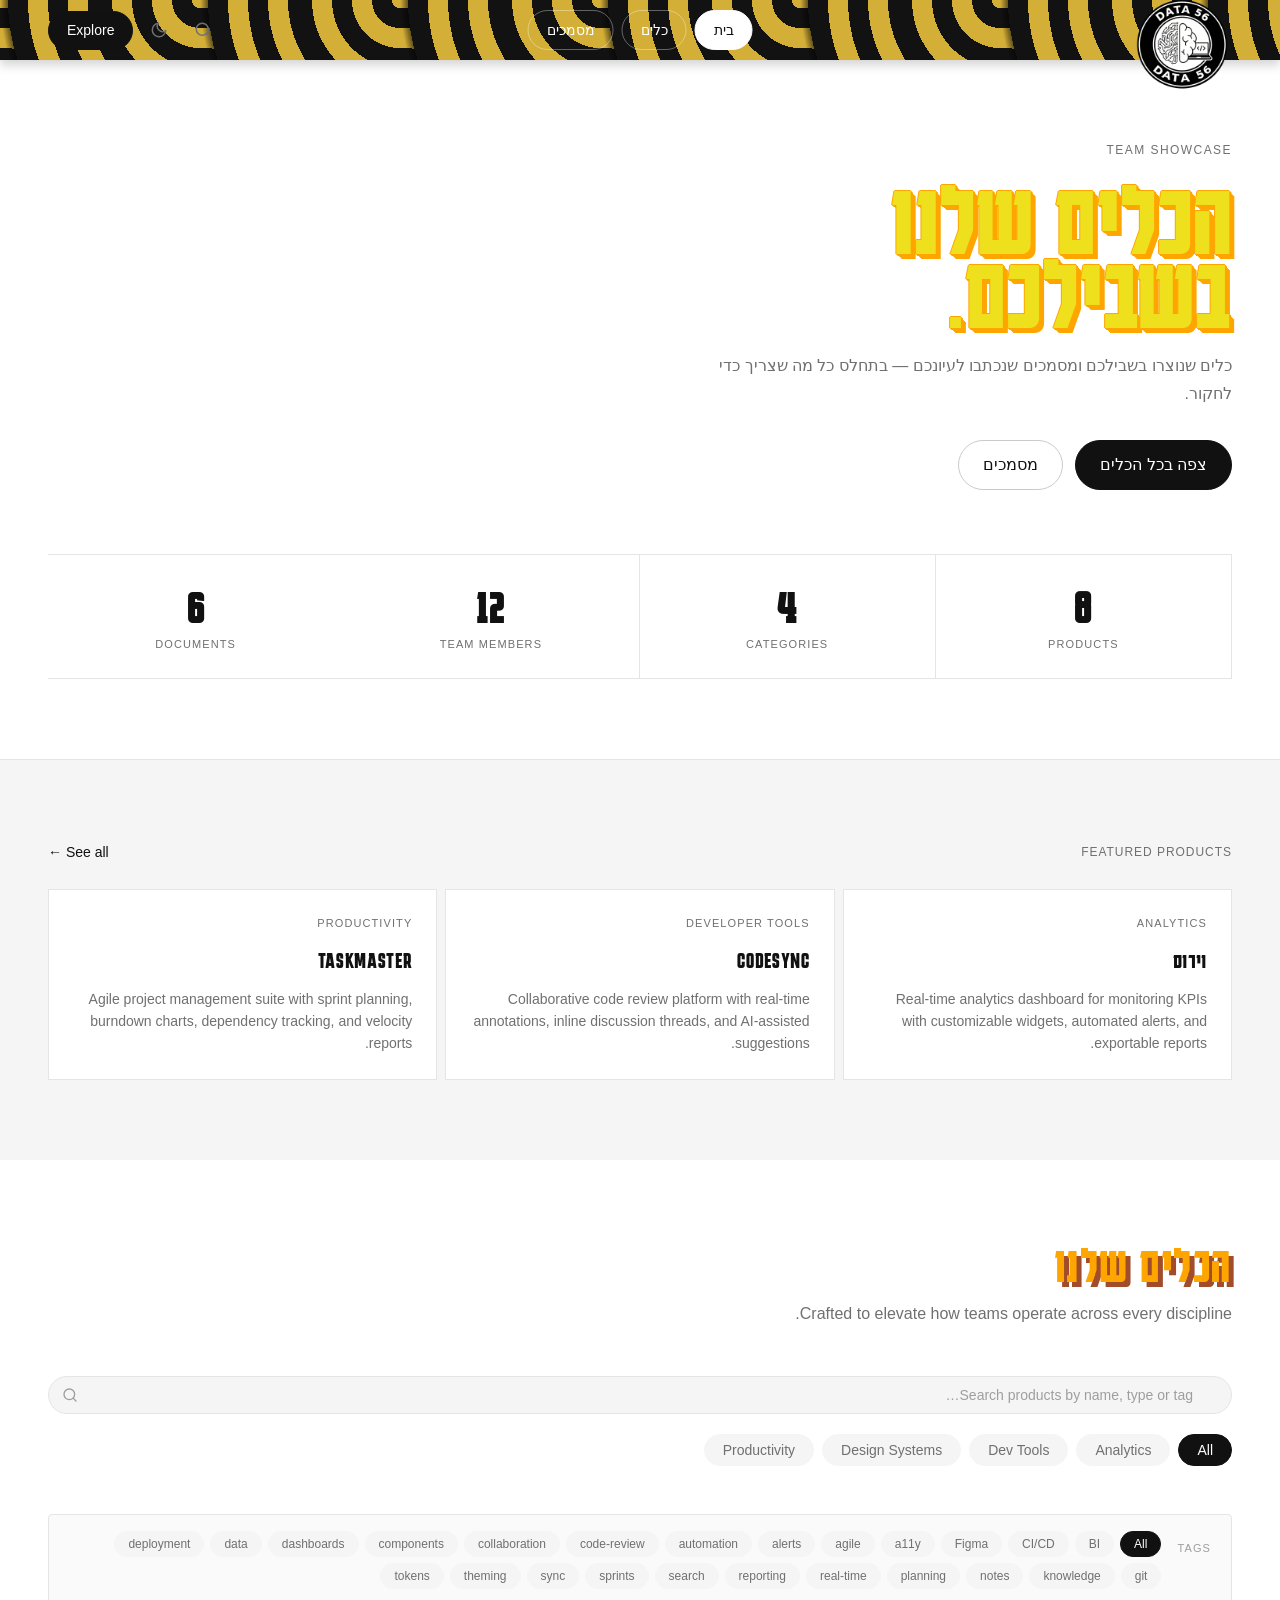
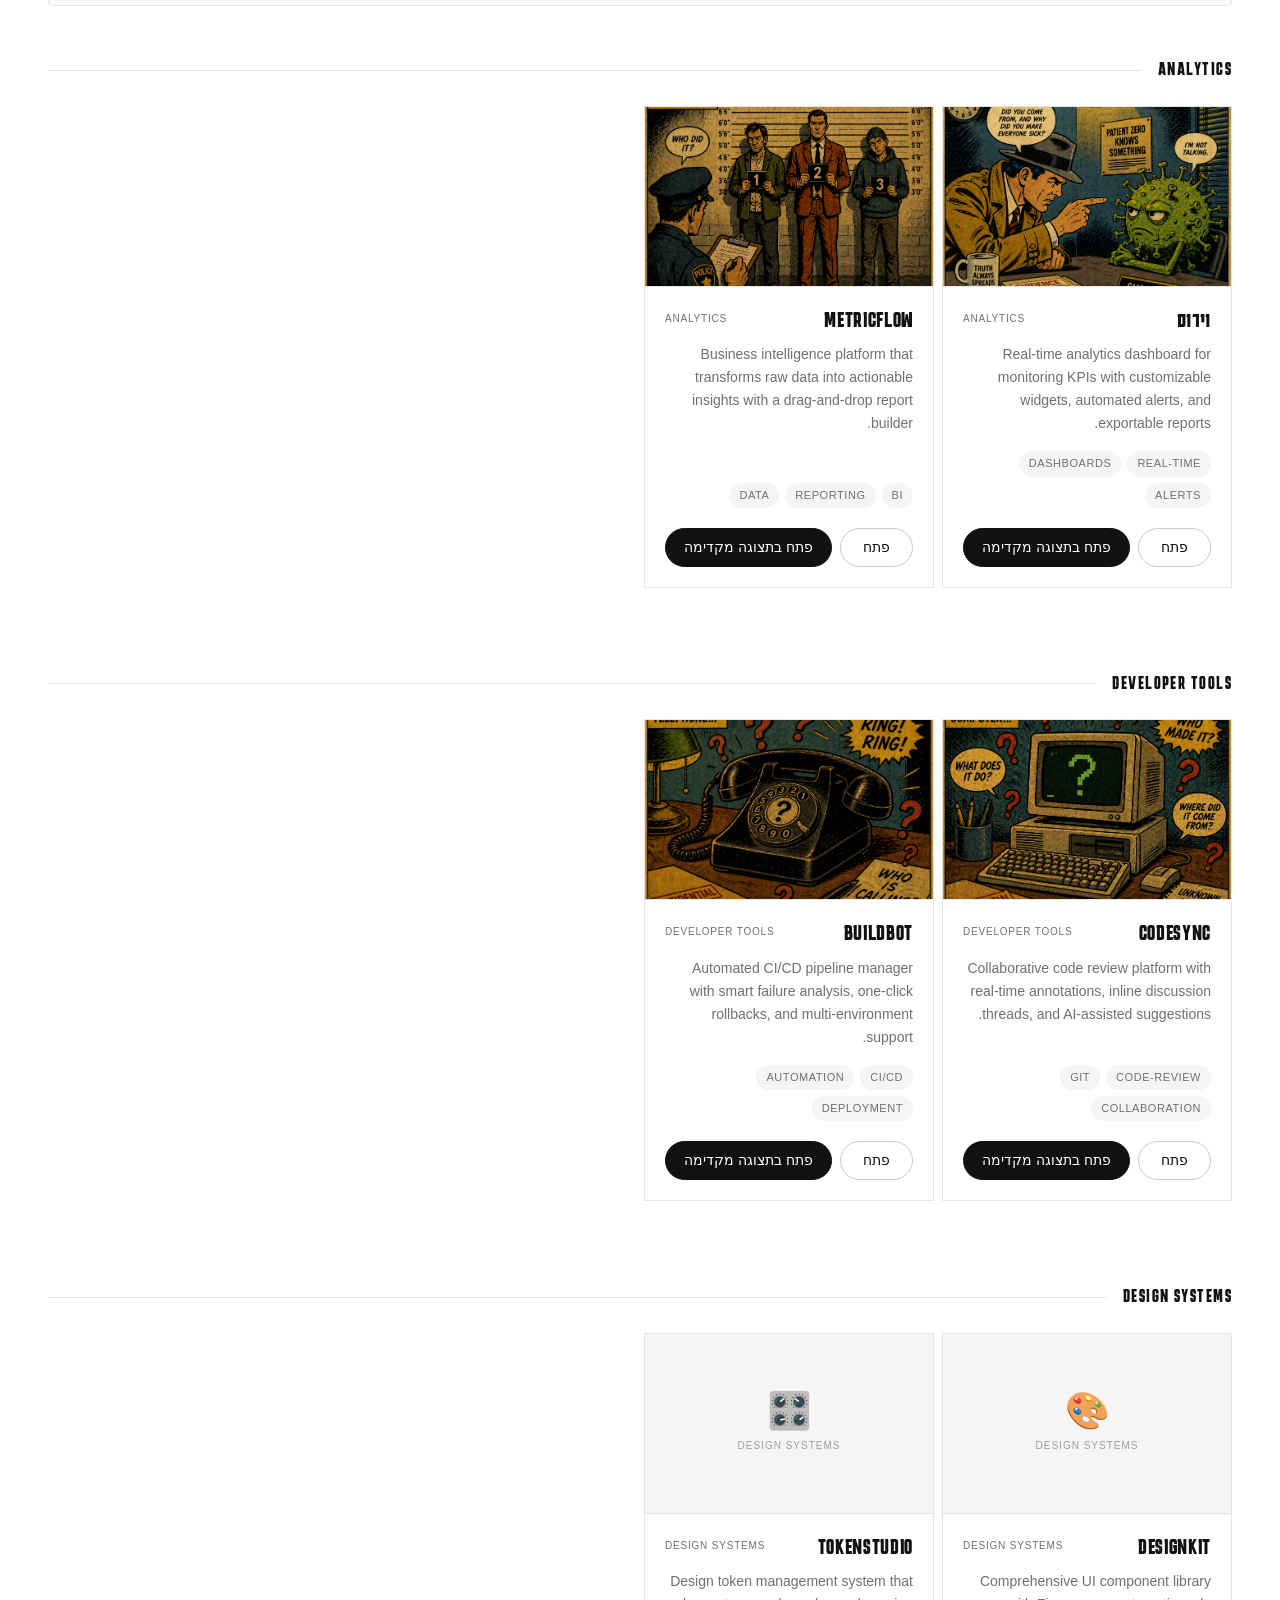
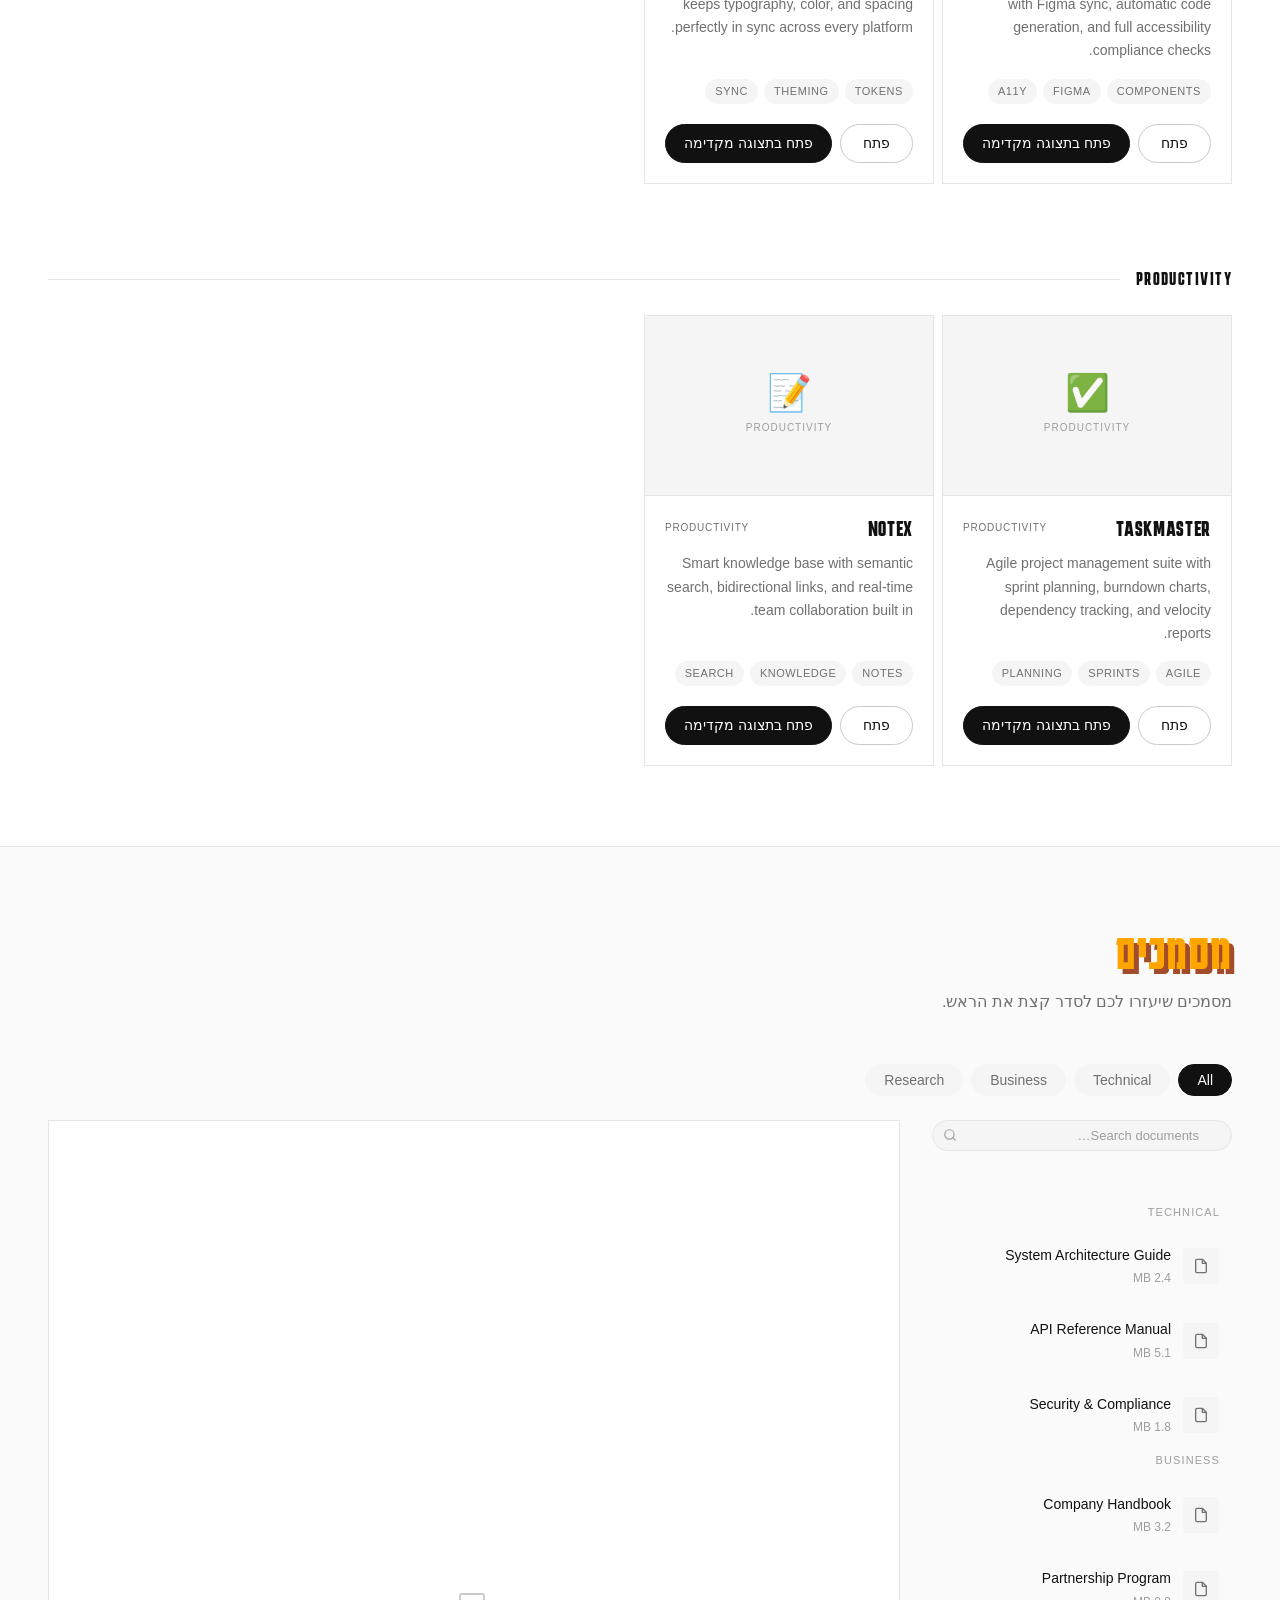
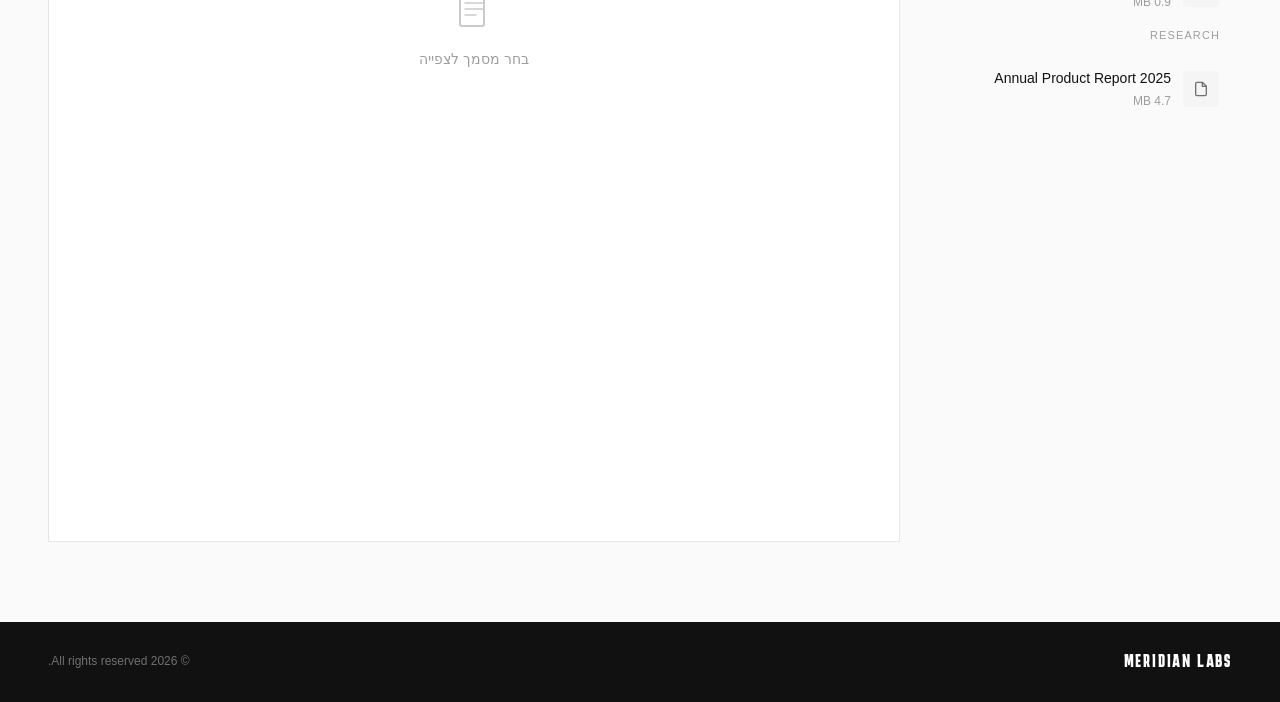
<file: websitetest/index.html>
<!DOCTYPE html>
<html lang="en">
<head>
  <meta charset="UTF-8">
  <meta name="viewport" content="width=device-width, initial-scale=1.0">
  <title>Meridian Labs — Products &amp; Resources</title>
  <link rel="preconnect" href="https://fonts.googleapis.com">
  <link rel="preconnect" href="https://fonts.gstatic.com" crossorigin>
  <link href="https://fonts.googleapis.com/css2?family=Barlow+Condensed:wght@700;800&display=swap" rel="stylesheet">
  <link href="https://fonts.googleapis.com/css2?family=Karantina:wght@300;400;700&display=swap" rel="stylesheet">
  <link rel="stylesheet" href="css/styles.css">
</head>
<body>

  

  <!-- Navigation -->
  <nav class="nav" id="nav">
    <div class="nav__inner">
      <a href="#home" class="nav__logo" aria-label="Meridian Labs home">
          <img class="nav__logo-mark"  src="assets/img/LOGO.png" alt="Meridian Labs Logo">
      </a>
      <button class="nav__toggle" id="navToggle" aria-label="Open menu" aria-expanded="false">
        <span></span><span></span><span></span>
      </button>
      <ul class="nav__links" id="navLinks" role="list">
        <li><a href="#home" class="nav__link active" data-section="home">בית</a></li>
        <li><a href="#products" class="nav__link" data-section="products">כלים</a></li>
        <li><a href="#documents" class="nav__link" data-section="documents">מסמכים</a></li>
      </ul>
      <div class="nav__actions">
        <button class="nav__icon-btn" id="globalSearchBtn" aria-label="Search">
          <svg width="18" height="18" viewBox="0 0 24 24" fill="none" stroke="currentColor" stroke-width="2" stroke-linecap="round" stroke-linejoin="round">
            <circle cx="11" cy="11" r="8"/><line x1="21" y1="21" x2="16.65" y2="16.65"/>
          </svg>
        </button>
        <button class="nav__icon-btn" id="darkModeToggle" aria-label="Switch to dark mode">
          <svg width="18" height="18" viewBox="0 0 24 24" fill="none" stroke="currentColor" stroke-width="2" stroke-linecap="round" stroke-linejoin="round">
            <path d="M21 12.79A9 9 0 1 1 11.21 3 7 7 0 0 0 21 12.79z"/>
          </svg>
        </button>
        <a href="#products" class="btn btn--pill btn--sm btn--dark nav__cta">Explore</a>
      </div>
    </div>
  </nav>

  <!-- Hero -->
  <section id="home" class="hero">
    <div class="container">
      <p class="hero__label">Team Showcase</p>
      <h1 class="hero__title">הכלים שלנו<br>בשבילכם.</h1>
      <p class="hero__sub">כלים שנוצרו בשבילכם ומסמכים שנכתבו לעיונכם &mdash; בתחלס כל מה שצריך כדי לחקור.</p>
      <div class="hero__actions">
        <a href="#products" class="btn btn--pill btn--dark">צפה בכל הכלים</a>
        <a href="#documents" class="btn btn--pill btn--outline">מסמכים</a>
      </div>
      <div class="hero__metrics">
        <div class="metric">
          <span class="metric__n">8</span>
          <span class="metric__l">Products</span>
        </div>
        <div class="metric">
          <span class="metric__n">4</span>
          <span class="metric__l">Categories</span>
        </div>
        <div class="metric">
          <span class="metric__n">12</span>
          <span class="metric__l">Team Members</span>
        </div>
        <div class="metric">
          <span class="metric__n">6</span>
          <span class="metric__l">Documents</span>
        </div>
      </div>
    </div>

    <!-- Featured Band -->
    <div class="featured-band">
      <div class="container">
        <div class="featured-band__header">
          <span class="label-upper">Featured Products</span>
          <a href="#products" class="link-arrow">See all &larr;</a>
        </div>
        <div class="featured-band__grid" id="featuredGrid"></div>
      </div>
    </div>
  </section>

  <!-- Products -->
  <section id="products" class="section">
    <div class="container">
      <div class="section__head">
        <h2 class="section__title">הכלים שלנו</h2>
        <p class="section__sub">Crafted to elevate how teams operate across every discipline.</p>
      </div>

      <div class="search-bar-wrap">
        <div class="search-input-wrap">
          <svg class="search-icon" width="16" height="16" viewBox="0 0 24 24" fill="none" stroke="currentColor" stroke-width="2" stroke-linecap="round" stroke-linejoin="round" aria-hidden="true">
            <circle cx="11" cy="11" r="8"/><line x1="21" y1="21" x2="16.65" y2="16.65"/>
          </svg>
          <input type="search" id="productSearch" class="search-input" placeholder="Search products by name, type or tag…" autocomplete="off" spellcheck="false">
          <button class="search-clear" id="productSearchClear" hidden aria-label="Clear search">&times;</button>
        </div>
      </div>

      <div class="filter-bar" id="typeFilterBar" role="group" aria-label="Filter by category">
        <button class="filter-pill active" data-filter="all">All</button>
        <button class="filter-pill" data-filter="Analytics">Analytics</button>
        <button class="filter-pill" data-filter="Developer Tools">Dev Tools</button>
        <button class="filter-pill" data-filter="Design Systems">Design Systems</button>
        <button class="filter-pill" data-filter="Productivity">Productivity</button>
      </div>

      <div id="tagFilterWrap"></div>

      <div id="productsGrid"></div>
    </div>
  </section>

  <!-- Documents -->
  <section id="documents" class="section section--alt">
    <div class="container">
      <div class="section__head">
        <h2 class="section__title">מסמכים</h2>
        <p class="section__sub">מסמכים שיעזרו לכם לסדר קצת את הראש.</p>
      </div>

      <div class="filter-bar" id="docFilterBar" role="group" aria-label="Filter documents by topic"></div>

      <div class="docs-layout">
        <aside class="docs-list">
          <div class="search-input-wrap search-input-wrap--sm">
            <svg class="search-icon" width="14" height="14" viewBox="0 0 24 24" fill="none" stroke="currentColor" stroke-width="2" stroke-linecap="round" stroke-linejoin="round" aria-hidden="true">
              <circle cx="11" cy="11" r="8"/><line x1="21" y1="21" x2="16.65" y2="16.65"/>
            </svg>
            <input type="search" id="docSearch" class="search-input search-input--sm" placeholder="Search documents…" autocomplete="off" spellcheck="false">
            <button class="search-clear" id="docSearchClear" hidden aria-label="Clear">&times;</button>
          </div>
          <div id="docsList"></div>
        </aside>
        <div class="docs-viewer" id="docsViewer">
          <div class="docs-viewer__empty" id="viewerEmpty">
            <svg width="40" height="40" viewBox="0 0 40 40" fill="none" aria-hidden="true">
              <rect x="6" y="3" width="24" height="32" rx="2" stroke="#CACACB" stroke-width="2"/>
              <line x1="11" y1="12" x2="29" y2="12" stroke="#CACACB" stroke-width="1.5" stroke-linecap="round"/>
              <line x1="11" y1="18" x2="29" y2="18" stroke="#CACACB" stroke-width="1.5" stroke-linecap="round"/>
              <line x1="11" y1="24" x2="22" y2="24" stroke="#CACACB" stroke-width="1.5" stroke-linecap="round"/>
            </svg>
            <p>בחר מסמך לצפייה</p>
          </div>
          <div class="docs-viewer__active" id="viewerActive" hidden>
            <div class="docs-viewer__bar">
              <div class="docs-viewer__meta">
                <span class="docs-viewer__title" id="viewerTitle"></span>
                <span class="label-upper docs-viewer__cat" id="viewerCat"></span>
              </div>
              <div class="docs-viewer__controls">
                <a class="btn btn--pill btn--outline btn--sm" id="viewerDownload" href="#" target="_blank">פתח בכרטיסייה חדשה</a>
                <button class="btn btn--pill btn--outline btn--sm" id="viewerClose">סגור</button>
              </div>
            </div>
            <div class="docs-viewer__frame" >
              <iframe id="viewerFrame" src="" title="Document preview" loading="lazy" frameborder="0"></iframe>
            </div>
          </div>
        </div>
      </div>
    </div>
  </section>

  <!-- Footer -->
  <footer class="footer">
    <div class="container footer__inner">
      <span class="footer__brand">MERIDIAN LABS</span>
      <span class="footer__copy">&copy; 2026 All rights reserved.</span>
    </div>
  </footer>

  <!-- Preview Modal -->
  <div class="modal" id="previewModal" role="dialog" aria-modal="true" aria-labelledby="modalTitle" hidden>
    <div class="modal__scrim" id="modalScrim"></div>
    <div class="modal__box">
      <div class="modal__bar">
        <h2 class="modal__title" id="modalTitle"></h2>
        <div class="modal__bar-right">
          <a class="modal__ext" id="modalExt" href="#" target="_blank" rel="noopener noreferrer">פתח בכרטיסייה חדשה &nwarr;</a>
          <button class="modal__close" id="modalClose" aria-label="Close preview">&times;</button>
        </div>
      </div>
      <div class="modal__body">
        <iframe id="modalFrame" src="" title="Product preview" allowfullscreen frameborder="0"></iframe>
      </div>
    </div>
  </div>

  <!-- Global Search Overlay -->
  <div class="search-overlay" id="searchOverlay" hidden>
    <div class="search-overlay__backdrop" id="searchBackdrop"></div>
    <div class="search-overlay__panel">
      <div class="search-overlay__input-wrap">
        <svg class="search-icon" width="20" height="20" viewBox="0 0 24 24" fill="none" stroke="currentColor" stroke-width="2" stroke-linecap="round" stroke-linejoin="round" aria-hidden="true">
          <circle cx="11" cy="11" r="8"/><line x1="21" y1="21" x2="16.65" y2="16.65"/>
        </svg>
        <input type="search" id="globalSearchInput" class="search-overlay__input"
               placeholder="Search products and documents…" autocomplete="off" spellcheck="false" aria-label="Global search">
        <button class="search-overlay__esc" id="searchOverlayClose">ESC</button>
      </div>
      <div class="search-overlay__body" id="searchBody">
        <p class="search-overlay__hint">Start typing to search across all products and documents</p>
      </div>
    </div>
  </div>

  <script src="js/main.js"></script>
</body>
</html>
</file>
<file: websitetest/css/styles.css>
/* ==============================================
   MERIDIAN LABS — Design System: Nike Inspired
   Monochromatic · Pill Buttons · 8px Grid · No Shadows
   ============================================== */

/* ── Variables ── */
:root {
  direction: rtl;
  /* Nike Podium CDS Colors */
  --black:       #111111;
  --white:       #FFFFFF;
  --grey-50:     #FAFAFA;
  --grey-100:    #F5F5F5;
  --grey-200:    #E5E5E5;
  --grey-300:    #CACACB;
  --grey-500:    #707072;
  --grey-700:    #39393B;
  --grey-800:    #28282A;
  --grey-900:    #1F1F21;

  --text-primary:   #111111;
  --text-secondary: #707072;
  --text-disabled:  #9E9EA0;
  --border:         #CACACB;


  --headertextprimary:    #eee01d;
  --headertextsecondary:  orange;
  --headertextshadow:     #a14c2a;

  /* Typography */
  --font-display: "Karantina", "Barlow Condensed", "Impact", "Arial Narrow", Arial, sans-serif;
  --font-body:    "Helvetica Neue", Helvetica, Arial, sans-serif;

  /* 8px spacing grid */
  --sp1:  4px;
  --sp2:  8px;
  --sp3:  12px;
  --sp4:  16px;
  --sp5:  20px;
  --sp6:  24px;
  --sp7:  32px;
  --sp8:  48px;
  --sp9:  64px;
  --sp10: 80px;

  /* Layout */
  --nav-h:    60px;
  --max-w:    1440px;
  --pad-x:    48px;
}

/* ── Reset ── */
*, *::before, *::after { box-sizing: border-box; margin: 0; padding: 0; }
[hidden] { display: none !important; }
html { scroll-behavior: smooth; }
body {
  background: var(--white);
  color: var(--text-primary);
  font-family: var(--font-body);
  font-size: 16px;
  line-height: 1.75;
  -webkit-font-smoothing: antialiased;
  -moz-osx-font-smoothing: grayscale;
}
a { color: inherit; text-decoration: none; }
button { cursor: pointer; font-family: inherit; border: none; background: none; }
ul { list-style: none; }

/* ── Container ── */
.container {
  width: 100%;
  max-width: var(--max-w);
  margin: 0 auto;
  padding: 0 var(--pad-x);
}

/* ── Utility ── */
.label-upper {
  font-family: var(--font-body);
  font-size: 12px;
  font-weight: 500;
  letter-spacing: 0.08em;
  text-transform: uppercase;
  color: var(--text-secondary);
}

.link-arrow {
  font-size: 14px;
  font-weight: 500;
  color: var(--black);
  transition: color 200ms ease;
}
.link-arrow:hover { color: var(--text-secondary); }

/* ── Buttons ── */
.btn {
  display: inline-flex;
  align-items: center;
  justify-content: center;
  gap: var(--sp2);
  font-family: var(--font-body);
  font-size: 16px;
  font-weight: 500;
  line-height: 1.5;
  padding: 12px 24px;
  border: none;
  cursor: pointer;
  white-space: nowrap;
  text-decoration: none;
  transition: background 200ms ease, color 200ms ease, border-color 200ms ease;
}

.btn--pill { border-radius: 30px; }
.btn--sm   { font-size: 14px; padding: 8px 18px; }

.btn--dark {
  background: var(--black);
  color: var(--white);
  border: 1.5px solid var(--black);
}
.btn--dark:hover { background: var(--grey-500); border-color: var(--grey-500); }

.btn--outline {
  background: transparent;
  color: var(--black);
  border: 1.5px solid var(--border);
}
.btn--outline:hover { border-color: var(--text-secondary); background: var(--grey-200); }



/* ── Navigation ── */
.nav {
  position: sticky;
  top: 0;
  z-index: 200;
  /* background: var(--white); */
  height: var(--nav-h);
  /* border-bottom: 1px solid var(--grey-200); */
  box-shadow: 0 5px  10px rgba(0, 0, 0, 0.178);


  --s: 200px; /* control the size */
  --c1: #d4af37;
  --c2: #121212;

  --_g: var(--c2) 4% 14%, var(--c1) 14% 24%, var(--c2) 22% 34%,
    var(--c1) 34% 44%, var(--c2) 44% 56%, var(--c1) 56% 66%, var(--c2) 66% 76%,
    var(--c1) 76% 86%, var(--c2) 86% 96%;
  background:
    radial-gradient(
      100% 100% at 100% 0,
      var(--c1) 4%,
      var(--_g),
      #0008 96%,
      #0000
    ),
    radial-gradient(
        100% 100% at 0 100%,
        #0000,
        #0008 4%,
        var(--_g),
        var(--c1) 96%
      )
      var(--c1);
  background-size: var(--s) var(--s);
}

.nav__inner {
  position: relative;
  display: flex;
  align-items: center;
  gap: var(--sp8);
  height: 100%;
  max-width: var(--max-w);
  margin: 0 auto;
  padding: 0 var(--pad-x);
}

.nav__logo {
  display: inline-flex;
  align-items: center;
  gap: var(--sp3);
  color: var(--white);
  flex-shrink: 0;
  min-width: 0;
    position: relative;
  width: 100px;
  aspect-ratio: 1/1;
  display: inline-flex;
  align-items: center;
  justify-content: center;
  overflow: hidden;
  top: 15px;
  transition: width 200ms ease ,top 200ms ease;
}

.nav__logo:hover { 
  width: 120px;
    top: 20px;
}


.nav__logo-mark {
  width: 100%;
  height: 100%;
  display: block;
  object-fit: contain;
  border-radius: 50%;
}

.nav__links {
  position: absolute;
  left: 50%;
  transform: translateX(-50%);
  display: flex;
  align-items: center;
  gap: var(--sp2);
}

.nav__link {
  font-size: 14px;
  font-weight: 500;
  color: var(--white);
  padding: 7px 18px;
  border-radius: 30px;
  border: 1.5px solid rgba(255, 255, 255, 0.35);
  background: transparent;
  transition: background 200ms ease, color 200ms ease, border-color 200ms ease;
  display: inline-flex;
  align-items: center;
  justify-content: center;
  white-space: nowrap;
}
.nav__link:hover {
  background: rgba(255, 255, 255, 0.15);
  border-color: rgba(255, 255, 255, 0.65);
  color: var(--white);
}
.nav__link.active {
  background: var(--white);
  color: var(--black);
  border-color: var(--white);
}

.nav__cta { margin-left: auto; }

.nav__toggle {
  display: none;
  flex-direction: column;
  gap: 5px;
  padding: 8px;
  margin-left: auto;
}
.nav__toggle span {
  display: block;
  width: 22px;
  height: 2px;
  background: var(--white);
  border-radius: 2px;
  transition: all 200ms;
}

/* ── Hero ── */
.hero {
  padding: var(--sp10) 0 0;

}


.hero__label {
  font-size: 12px;
  font-weight: 500;
  letter-spacing: 0.12em;
  text-transform: uppercase;
  color: var(--text-secondary);
  margin-bottom: var(--sp5);
}

.hero__title {
  font-family: var(--font-display);
  font-size: clamp(75px, 10vw, 105px);
  font-weight: 700;
  line-height: 0.70;
  letter-spacing: 0.01em;
  color: var(--headertextprimary);
  text-shadow: 5px 5px 0px var(--headertextsecondary),
               1px 0px 0px var(--headertextsecondary),
               0px 1px 0px var(--headertextsecondary),
               -1px 0px 0px var(--headertextsecondary),
               0px -1px 0px var(--headertextsecondary),
               1px 1px 0px var(--headertextsecondary),
               1px 2px 0px var(--headertextsecondary),
               2px 1px 0px var(--headertextsecondary),
               2px 2px 0px var(--headertextsecondary),
               3px 3px 0px var(--headertextsecondary),
               4px 4px 0px var(--headertextsecondary);

  margin-bottom: var(--sp6);
}

.hero__sub {
  font-size: 16px;
  font-weight: 400;
  color: var(--text-secondary);
  max-width: 520px;
  line-height: 1.75;
  margin-bottom: var(--sp7);
}

.hero__actions {
  display: flex;
  flex-wrap: wrap;
  gap: var(--sp3);
  margin-bottom: var(--sp9);
}

.hero__metrics {
  display: flex;
  border-top: 1px solid var(--grey-200);
  border-bottom: 1px solid var(--grey-200);
  margin-bottom: var(--sp10);
}
.metric {
  flex: 1;
  display: flex;
  flex-direction: column;
  align-items: center;
  padding: var(--sp6) var(--sp4);
  border-right: 1px solid var(--grey-200);
}
.metric:last-child { border-right: none; }
.metric__n {
  font-family: var(--font-display);
  font-size: 52px;
  font-weight: 700;
  line-height: 1;
  color: var(--black);
}
.metric__l {
  font-size: 11px;
  font-weight: 500;
  text-transform: uppercase;
  letter-spacing: 0.1em;
  color: var(--text-secondary);
  margin-top: 4px;
}

/* ── Featured Band ── */
.featured-band {
  background: var(--grey-100);
  padding: var(--sp10) 0;
  border-top: 1px solid var(--grey-200);
}
.featured-band__header {
  display: flex;
  align-items: center;
  justify-content: space-between;
  margin-bottom: var(--sp6);
}
.featured-band__grid {
  display: grid;
  grid-template-columns: repeat(3, 1fr);
  gap: var(--sp2);
}
.mini-card {
  background: var(--white);
  padding: var(--sp6);
  border: 1px solid var(--grey-200);
  transition: border-color 200ms;
}
.mini-card:hover { border-color: var(--grey-500); }

.mini-card__cat {
  font-size: 11px;
  font-weight: 500;
  text-transform: uppercase;
  letter-spacing: 0.1em;
  color: var(--text-secondary);
  margin-bottom: var(--sp2);
}
.mini-card__title {
  font-family: var(--font-display);
  font-size: 22px;
  font-weight: 700;
  text-transform: uppercase;
  letter-spacing: 0.03em;
  color: var(--black);
  margin-bottom: var(--sp2);
}
.mini-card__desc {
  font-size: 14px;
  color: var(--text-secondary);
  line-height: 1.6;
}

/* ── Section ── */
.section { padding: var(--sp10) 0; }
.section--alt { background: var(--grey-50); border-top: 1px solid var(--grey-200); }

.section__head { margin-bottom: var(--sp8); }
.section__title {
  font-family: var(--font-display);
  font-size: clamp(36px, 4vw, 56px);
  font-weight: 700;
  line-height: 0.95;
  letter-spacing: 0.03em;
  text-transform: uppercase;
  color: var(--headertextsecondary);
  text-shadow: 5px 5px 0px var(--headertextshadow);
  margin-bottom: var(--sp3);
}
.section__sub {
  font-size: 16px;
  color: var(--text-secondary);
  max-width: 480px;
}

/* ── Filter Bar ── */
.filter-bar {
  display: flex;
  flex-wrap: wrap;
  gap: var(--sp2);
  margin-bottom: var(--sp8);
}
.filter-pill {
  padding: 7px 18px;
  border-radius: 30px;
  font-size: 14px;
  font-weight: 500;
  font-family: var(--font-body);
  color: var(--text-secondary);
  background: var(--grey-100);
  border: 1.5px solid var(--grey-100);
  transition: background 200ms, color 200ms, border-color 200ms;
  cursor: pointer;
}
.filter-pill:hover { border-color: var(--grey-300); color: var(--black); }
.filter-pill.active { background: var(--black); border-color: var(--black); color: var(--white); }

/* ── Tag Filter (secondary) ── */
#tagFilterWrap { margin-bottom: var(--sp8); }

.tag-filter-bar {
  display: flex;
  align-items: flex-start;
  gap: var(--sp4);
  padding: var(--sp4) var(--sp5);
  background: var(--grey-50);
  border: 1px solid var(--grey-200);
  border-radius: 4px;
}

.tag-filter-label {
  font-size: 11px;
  font-weight: 500;
  text-transform: uppercase;
  letter-spacing: 0.1em;
  color: var(--text-disabled);
  white-space: nowrap;
  padding-top: 8px;
  flex-shrink: 0;
}

.filter-bar--tags {
  flex: 1;
  margin-bottom: 0;
  gap: 6px;
}

.filter-pill--sm {
  padding: 5px 13px;
  font-size: 12px;
  border-radius: 30px;
}

/* ── Doc Filter ── */
#docFilterBar { margin-bottom: var(--sp6); }

.docs-topic.hidden { display: none; }

/* ── Products Grid ── */
.products-grid-wrap {
  display: flex;
  flex-direction: column;
  gap: var(--sp10);
}
.product-group.hidden { display: none; }

.product-group__divider {
  display: flex;
  align-items: center;
  gap: var(--sp4);
  margin-bottom: var(--sp5);
}
.product-group__name {
  font-family: var(--font-display);
  font-size: 18px;
  font-weight: 700;
  text-transform: uppercase;
  letter-spacing: 0.08em;
  color: var(--black);
  white-space: nowrap;
}
.product-group__line {
  flex: 1;
  height: 1px;
  background: var(--grey-200);
}

.product-group__grid {
  display: grid;
  grid-template-columns: repeat(auto-fill, minmax(280px, 1fr));
  gap: 8px;
}

/* ── Product Card ── */
.product-card {
  background: var(--white);
  border: 1px solid var(--grey-200);
  display: flex;
  flex-direction: column;
  transition: border-color 200ms;
}
.product-card:hover { border-color: var(--grey-500); }


.product-card__thumb {
  height: 180px;
  background: var(--grey-100);
  display: flex;
  align-items: center;
  justify-content: center;
  overflow: hidden;
  border-bottom: 1px solid var(--grey-200);
}
.product-card__thumb img { width: 100%; height: 100%; object-fit: cover; }

.product-card__placeholder {
  display: flex;
  flex-direction: column;
  align-items: center;
  gap: 8px;
}
.product-card__placeholder-icon {
  font-size: 36px;
  line-height: 1;
  user-select: none;
}
.product-card__placeholder-label {
  font-size: 10px;
  font-weight: 500;
  text-transform: uppercase;
  letter-spacing: 0.1em;
  color: var(--text-disabled);
}

.product-card__body {
  padding: var(--sp5);
  flex: 1;
  display: flex;
  flex-direction: column;
}
.product-card__row {
  display: flex;
  align-items: flex-start;
  justify-content: space-between;
  gap: var(--sp2);
  margin-bottom: var(--sp3);
}
.product-card__title {
  font-family: var(--font-display);
  font-size: 22px;
  font-weight: 700;
  text-transform: uppercase;
  letter-spacing: 0.03em;
  color: var(--black);
  line-height: 1.1;
}
.product-card__type {
  font-size: 10px;
  font-weight: 500;
  text-transform: uppercase;
  letter-spacing: 0.08em;
  color: var(--text-secondary);
  white-space: nowrap;
  flex-shrink: 0;
  margin-top: 3px;
}
.product-card__desc {
  font-size: 14px;
  color: var(--text-secondary);
  line-height: 1.65;
  flex: 1;
  margin-bottom: var(--sp4);
}
.product-card__tags {
  display: flex;
  flex-wrap: wrap;
  gap: 6px;
  margin-bottom: var(--sp5);
}
.tag {
  font-size: 11px;
  font-weight: 500;
  text-transform: uppercase;
  letter-spacing: 0.05em;
  color: var(--text-secondary);
  background: var(--grey-100);
  padding: 3px 10px;
  border-radius: 30px;
}
.product-card__actions {
  display: flex;
  gap: var(--sp2);
  margin-top: auto;
}
.product-card__actions .btn { flex: 1; }

/* ── Documents ── */
.docs-layout {
  display: grid;
  grid-template-columns: 300px 1fr;
  gap: var(--sp7);
  align-items: start;
}

.docs-list {
  position: sticky;
  top: calc(var(--nav-h) + var(--sp6));
  display: flex;
  flex-direction: column;
  gap: var(--sp7);
}
.docs-topic__label {
  font-size: 11px;
  font-weight: 500;
  text-transform: uppercase;
  letter-spacing: 0.1em;
  color: var(--text-disabled);
  margin-bottom: var(--sp2);
  padding: 0 var(--sp3);
}
.docs-topic__items {
  display: flex;
  flex-direction: column;
  gap: 2px;
}

.doc-item {
  display: flex;
  align-items: center;
  gap: var(--sp3);
  padding: var(--sp3);
  cursor: pointer;
  border: 1px solid transparent;
  border-radius: 4px;
  transition: background 150ms, border-color 150ms;
}
.doc-item:hover { background: var(--grey-100); border-color: var(--grey-200); }
.doc-item.active { background: var(--white); border-color: var(--border); }

.doc-item__icon {
  width: 36px;
  height: 36px;
  background: var(--grey-100);
  border-radius: 4px;
  display: flex;
  align-items: center;
  justify-content: center;
  flex-shrink: 0;
  color: var(--text-secondary);
  transition: background 150ms, color 150ms;
}
.doc-item.active .doc-item__icon { background: var(--black); color: var(--white); }

.doc-item__name {
  font-size: 14px;
  font-weight: 500;
  color: var(--black);
  overflow: hidden;
  text-overflow: ellipsis;
  white-space: nowrap;
}
.doc-item__size {
  font-size: 12px;
  color: var(--text-disabled);
  margin-top: 1px;
}

/* Viewer */
.docs-viewer {
  background: var(--white);
  border: 1px solid var(--grey-200);
  min-height: 800px;
  aspect-ratio: 100/120;
  display: flex;
  flex-direction: column;
}
.docs-viewer__empty {
  flex: 1;
  display: flex;
  flex-direction: column;
  align-items: center;
  justify-content: center;
  gap: var(--sp4);
  color: var(--text-disabled);
  font-size: 14px;
  padding: var(--spgh10);
  min-height: 800px;
}


.docs-viewer__active { display: flex; flex-direction: column; height: 100%; }

.docs-viewer__bar {
  display: flex;
  align-items: center;
  justify-content: space-between;
  padding: var(--sp4) var(--sp5);
  border-bottom: 1px solid var(--grey-200);
  gap: var(--sp4);
  flex-wrap: wrap;
}

.docs-viewer__meta { display: flex; align-items: center; gap: var(--sp3); flex-wrap: wrap; }
.docs-viewer__title { font-size: 15px; font-weight: 500; color: var(--black); }
.docs-viewer__cat { color: var(--text-disabled); }
.docs-viewer__controls { display: flex; gap: var(--sp2); flex-shrink: 0; }

.docs-viewer__frame { flex: 1; min-height: 720px; }
.docs-viewer__frame iframe { width: 100%; height: 100%; min-height: 720px; display: block; border: none; }

/* ── Modal ── */
.modal {
  position: fixed;
  inset: 0;
  z-index: 500;
  display: flex;
  align-items: center;
  justify-content: center;
  padding: var(--sp6);
}
.modal[hidden] { display: none; }

.modal__scrim {
  position: absolute;
  inset: 0;
  background: rgba(17, 17, 17, 0.72);
}
.modal__box {
  position: relative;
  z-index: 1;
  background: var(--white);
  width: 100%;
  max-width: 100%;
  height: 95vh;
  display: flex;
  flex-direction: column;
}
.modal__bar {
  display: flex;
  align-items: center;
  padding: var(--sp4) var(--sp5);
  border-bottom: 1px solid var(--grey-200);
  gap: var(--sp4);
}
.modal__title {
  font-family: var(--font-display);
  font-size: 20px;
  font-weight: 700;
  text-transform: uppercase;
  letter-spacing: 0.05em;
  flex: 1;
}
.modal__bar-right { display: flex; align-items: center; gap: var(--sp3); }
.modal__ext {
  font-size: 13px;
  font-weight: 500;
  color: var(--text-secondary);
  transition: color 200ms;
}
.modal__ext:hover { color: var(--black); }
.modal__close {
  width: 32px;
  height: 32px;
  display: flex;
  align-items: center;
  justify-content: center;
  font-size: 18px;
  color: var(--text-secondary);
  border-radius: 30px;
  transition: background 200ms, color 200ms;
}
.modal__close:hover { background: var(--grey-100); color: var(--black); }

.modal__body { flex: 1; overflow: hidden; }
.modal__body iframe { width: 100%; height: 100%; display: block; border: none; }

/* ── Footer ── */
.footer { background: var(--black); padding: var(--sp6) 0; }
.footer__inner {
  display: flex;
  align-items: center;
  justify-content: space-between;
  gap: var(--sp4);
  flex-wrap: wrap;
}
.footer__brand {
  font-family: var(--font-display);
  font-size: 18px;
  font-weight: 800;
  letter-spacing: 0.1em;
  color: var(--white);
}
.footer__copy { font-size: 12px; color: var(--grey-500); }

/* ── Responsive ── */
@media (max-width: 960px) {
  :root { --pad-x: 24px; }

  .docs-layout { grid-template-columns: 1fr; }
  .docs-list { position: static; }
  .featured-band__grid { grid-template-columns: repeat(2, 1fr); }
}

@media (max-width: 768px) {
  :root { --sp10: 56px; }

  .nav__inner { gap: var(--sp3); }
  .nav__logo { top: 6px; width: 60px; }
  .nav__cta { display: none; }
  .nav__links { display: none; }
  .nav__toggle { display: flex; }
  .nav__logo-text { display: none; }
  .nav__links.open {
    display: flex;
    flex-direction: column;
    align-items: flex-start;
    position: absolute;
    top: var(--nav-h);
    left: 0; right: 0;
    background: var(--white);
    padding: var(--sp4) var(--pad-x);
    border-bottom: 1px solid var(--grey-200);
    gap: var(--sp1);
    z-index: 199;
  }
  .nav__links.open .nav__link {
    border-color: var(--grey-200);
    color: var(--black);
    background: transparent;
    width: 100%;
    justify-content: flex-start;
    border-radius: 4px;
    padding: 10px var(--sp3);
    font-size: 18px;
  }
  .nav__links.open .nav__link:hover {
    background: var(--grey-100);
    border-color: var(--grey-300);
    color: var(--black);
  }
  .nav__links.open .nav__link.active {
    background: var(--black);
    color: var(--white);
    border-color: var(--black);
  }

  .hero__metrics { flex-wrap: wrap; }
  .metric { min-width: 50%; }
  .metric:nth-child(2) { border-right: none; }

  .featured-band__grid { grid-template-columns: 1fr; }
  .product-group__grid { grid-template-columns: 1fr; }

  .docs-viewer { min-height: 400px; }
  .docs-viewer__empty { min-height: 300px; }
  .docs-viewer__frame { min-height: 350px; }
  .docs-viewer__frame iframe { min-height: 350px; }

  .tag-filter-bar { flex-direction: column; gap: var(--sp2); }
  .filter-bar--tags { flex: none; width: 100%; }

  .modal__box { height: 90vh; }
}

@media (max-width: 480px) {
  :root { --pad-x: 16px; }

  .nav__logo {
    width: 48px;
    height: 48px;
    border-radius: 16px;
    top: 4px;
  }

  .product-card__actions { flex-direction: column; }
  .product-card__actions .btn { flex: none; }

  .docs-viewer__bar { flex-direction: column; align-items: flex-start; }
  .docs-viewer__controls { width: 100%; }
  .docs-viewer__controls .btn { flex: 1; }
}

/* ── Nav Actions (search + dark mode + cta) ── */
.nav__actions {
  display: flex;
  align-items: center;
  gap: var(--sp2);
  margin-left: 0;
  margin-right: auto;
}
.nav__icon-btn {
  width: 36px;
  height: 36px;
  display: flex;
  align-items: center;
  justify-content: center;
  border-radius: 30px;
  color: var(--text-secondary);
  transition: background 200ms, color 200ms;
  flex-shrink: 0;
}
.nav__icon-btn:hover { background: var(--grey-100); color: var(--black); }

/* ── Search Inputs ── */
.search-bar-wrap { margin-bottom: var(--sp5); }

.search-input-wrap {
  position: relative;
  display: flex;
  align-items: center;
}
.search-input-wrap .search-icon {
  position: absolute;
  left: 14px;
  color: var(--text-disabled);
  pointer-events: none;
  flex-shrink: 0;
}
.search-input {
  width: 100%;
  padding: 10px 38px 10px 42px;
  background: var(--grey-100);
  border: 1.5px solid var(--grey-200);
  border-radius: 30px;
  font-family: var(--font-body);
  font-size: 14px;
  color: var(--text-primary);
  outline: none;
  transition: border-color 200ms, background 200ms;
  -webkit-appearance: none;
  appearance: none;
}
.search-input:focus { border-color: var(--black); background: var(--white); }
.search-input::placeholder { color: var(--text-disabled); }
.search-input::-webkit-search-cancel-button { display: none; }

.search-input--sm { padding: 7px 32px 7px 36px; font-size: 13px; }
.search-input-wrap--sm { margin-bottom: var(--sp5); }
.search-input-wrap--sm .search-icon { left: 11px; }

.search-clear {
  position: absolute;
  right: 11px;
  width: 22px;
  height: 22px;
  display: flex;
  align-items: center;
  justify-content: center;
  font-size: 15px;
  color: var(--text-secondary);
  border-radius: 50%;
  transition: background 150ms, color 150ms;
}
.search-clear:hover { background: var(--grey-200); color: var(--black); }

/* No results */
.products-no-results {
  padding: var(--sp10) 0;
  text-align: center;
  color: var(--text-secondary);
}
.products-no-results__title {
  font-family: var(--font-display);
  font-size: 32px;
  font-weight: 700;
  text-transform: uppercase;
  color: var(--black);
  margin-bottom: var(--sp3);
}

/* ── Global Search Overlay ── */
.search-overlay {
  position: fixed;
  inset: 0;
  z-index: 400;
}
.search-overlay__backdrop {
  position: absolute;
  inset: 0;
  background: rgba(17, 17, 17, 0.65);
  backdrop-filter: blur(6px);
  -webkit-backdrop-filter: blur(6px);
}
.search-overlay__panel {
  position: absolute;
  top: 80px;
  left: 50%;
  transform: translateX(-50%);
  width: calc(100% - 48px);
  max-width: 680px;
  background: var(--white);
  border: 1px solid var(--grey-200);
  border-radius: 12px;
  overflow: hidden;
}
.search-overlay__input-wrap {
  display: flex;
  align-items: center;
  gap: var(--sp3);
  padding: var(--sp4) var(--sp5);
  border-bottom: 1px solid var(--grey-200);
}
.search-overlay__input-wrap .search-icon { color: var(--text-secondary); flex-shrink: 0; }
.search-overlay__input {
  flex: 1;
  border: none;
  outline: none;
  background: transparent;
  font-family: var(--font-body);
  font-size: 16px;
  color: var(--text-primary);
  -webkit-appearance: none;
  appearance: none;
  min-width: 0;
}
.search-overlay__input::placeholder { color: var(--text-disabled); }
.search-overlay__input::-webkit-search-cancel-button { display: none; }

.search-overlay__esc {
  font-size: 11px;
  font-weight: 600;
  letter-spacing: 0.06em;
  color: var(--text-disabled);
  background: var(--grey-100);
  border: 1px solid var(--grey-200);
  border-radius: 4px;
  padding: 3px 7px;
  flex-shrink: 0;
  cursor: pointer;
  transition: color 150ms, background 150ms;
}
.search-overlay__esc:hover { color: var(--text-primary); background: var(--grey-200); }

.search-overlay__body {
  max-height: 440px;
  overflow-y: auto;
  padding: var(--sp4) var(--sp5);
}
.search-overlay__hint {
  font-size: 14px;
  color: var(--text-disabled);
  text-align: center;
  padding: var(--sp6) 0;
}
.search-overlay__empty {
  font-size: 14px;
  color: var(--text-secondary);
  text-align: center;
  padding: var(--sp6) 0;
}
.search-results-group { margin-bottom: var(--sp6); }
.search-results-group:last-child { margin-bottom: 0; }
.search-results-group__label {
  font-size: 11px;
  font-weight: 500;
  text-transform: uppercase;
  letter-spacing: 0.1em;
  color: var(--text-disabled);
  padding-bottom: var(--sp2);
  margin-bottom: var(--sp2);
  border-bottom: 1px solid var(--grey-200);
}
.search-result-item {
  display: flex;
  align-items: center;
  gap: var(--sp4);
  padding: var(--sp3);
  border-radius: 8px;
  cursor: pointer;
  transition: background 150ms;
  color: inherit;
  text-decoration: none;
}
.search-result-item:hover { background: var(--grey-100); }
.search-result-item__icon {
  font-size: 20px;
  width: 36px;
  height: 36px;
  display: flex;
  align-items: center;
  justify-content: center;
  background: var(--grey-100);
  border-radius: 8px;
  flex-shrink: 0;
}
.search-result-item__title {
  font-size: 14px;
  font-weight: 500;
  color: var(--text-primary);
}
.search-result-item__title mark {
  background: var(--grey-200);
  color: var(--black);
  border-radius: 2px;
  padding: 0 1px;
}
.search-result-item__sub { font-size: 12px; color: var(--text-secondary); margin-top: 1px; }




/* ── Dark Mode ── */
[data-theme="dark"] { color-scheme: dark; }

[data-theme="dark"] body { background: #111111; color: #FFFFFF; }
[data-theme="dark"] .promo-banner { background: #000000; }

[data-theme="dark"] .nav { background: #1F1F21; border-color: #39393B; }
[data-theme="dark"] .nav__link { color: #E5E5E5; border-color: rgba(255, 255, 255, 0.2); }
[data-theme="dark"] .nav__link:hover { background: rgba(255, 255, 255, 0.08); border-color: rgba(255, 255, 255, 0.4); color: #FFFFFF; }
[data-theme="dark"] .nav__link.active { background: #FFFFFF; color: #111111; border-color: #FFFFFF; }
[data-theme="dark"] .nav__toggle span { background: #FFFFFF; }
[data-theme="dark"] .nav__links.open { background: #1F1F21; border-color: #39393B; }
[data-theme="dark"] .nav__links.open .nav__link { border-color: #39393B; color: #E5E5E5; background: transparent; }
[data-theme="dark"] .nav__links.open .nav__link:hover { background: #28282A; border-color: #4B4B4D; color: #FFFFFF; }
[data-theme="dark"] .nav__links.open .nav__link.active { background: #FFFFFF; color: #111111; border-color: #FFFFFF; }
[data-theme="dark"] .nav__icon-btn { color: #9E9EA0; }
[data-theme="dark"] .nav__icon-btn:hover { background: #28282A; color: #FFFFFF; }

[data-theme="dark"] .btn--dark { background: #FFFFFF; color: #111111; border-color: #FFFFFF; }
[data-theme="dark"] .btn--dark:hover { background: #E5E5E5; border-color: #E5E5E5; }
[data-theme="dark"] .btn--outline { color: #FFFFFF; border-color: #39393B; }
[data-theme="dark"] .btn--outline:hover { background: #28282A; border-color: #9E9EA0; }

[data-theme="dark"] .hero { background: #111111  }
[data-theme="dark"] .hero__title { color: #1d172e;   
  text-shadow: 5px 5px 0px #e0b115;
    text-shadow: 5px 5px 0px #e0b115,
               1px 0px 0px #e0b115,
               0px 1px 0px #e0b115,
               -1px 0px 0px #e0b115,
               0px -1px 0px #e0b115,
               1px 1px 0px #e0b115,
               1px 2px 0px #e0b115,
               2px 1px 0px #e0b115,
               2px 2px 0px #e0b115,
               3px 3px 0px #e0b115,
               4px 4px 0px #e0b115;
}
[data-theme="dark"] .hero__label,
[data-theme="dark"] .hero__sub { color: #9E9EA0; }
[data-theme="dark"] .hero__metrics { border-color: #39393B; }
[data-theme="dark"] .metric { border-color: #39393B; }
[data-theme="dark"] .metric__n { color: #FFFFFF; }  
[data-theme="dark"] .metric__l { color: #9E9EA0; }

[data-theme="dark"] .featured-band { background: #1A1A1E; border-color: #39393B; }
[data-theme="dark"] .mini-card { background: #28282A; border-color: #39393B; }
[data-theme="dark"] .mini-card:hover { border-color: #9E9EA0; }
[data-theme="dark"] .mini-card__cat,
[data-theme="dark"] .mini-card__desc { color: #9E9EA0; }
[data-theme="dark"] .mini-card__title { color: #FFFFFF; }
[data-theme="dark"] .link-arrow { color: #FFFFFF; }
[data-theme="dark"] .link-arrow:hover { color: #9E9EA0; }

[data-theme="dark"] .section { background: #111111; }
[data-theme="dark"] .section--alt { background: #1A1A1E; border-color: #39393B; }
[data-theme="dark"] .section__title {   color: #f3e887; text-shadow: 5px 5px 0px #e4b83e;}
[data-theme="dark"] .section__sub { color: #9E9EA0; }
[data-theme="dark"] .label-upper { color: #9E9EA0; }

[data-theme="dark"] .filter-pill { background: #28282A; border-color: #28282A; color: #9E9EA0; }
[data-theme="dark"] .filter-pill:hover { border-color: #39393B; color: #FFFFFF; }
[data-theme="dark"] .filter-pill.active { background: #FFFFFF; border-color: #FFFFFF; color: #111111; }

[data-theme="dark"] .tag-filter-bar { background: #1F1F21; border-color: #39393B; }
[data-theme="dark"] .tag-filter-label { color: #4B4B4D; }

[data-theme="dark"] .product-group__name { color: #FFFFFF; }
[data-theme="dark"] .product-group__line { background: #39393B; }

[data-theme="dark"] .product-card { background: #1F1F21; border-color: #39393B; }
[data-theme="dark"] .product-card:hover { border-color: #9E9EA0; }
[data-theme="dark"] .product-card__thumb { background: #28282A; border-color: #39393B; }
[data-theme="dark"] .product-card__title { color: #FFFFFF; }
[data-theme="dark"] .product-card__type,
[data-theme="dark"] .product-card__desc { color: #9E9EA0; }
[data-theme="dark"] .product-card__placeholder-label { color: #4B4B4D; }
[data-theme="dark"] .tag { background: #28282A; color: #9E9EA0; }

[data-theme="dark"] .products-no-results__title { color: #FFFFFF; }
[data-theme="dark"] .products-no-results { color: #9E9EA0; }

[data-theme="dark"] .docs-topic__label { color: #4B4B4D; }
[data-theme="dark"] .doc-item:hover { background: #28282A; border-color: #39393B; }
[data-theme="dark"] .doc-item.active { background: #1F1F21; border-color: #4B4B4D; }
[data-theme="dark"] .doc-item__icon { background: #28282A; color: #9E9EA0; }
[data-theme="dark"] .doc-item.active .doc-item__icon { background: #FFFFFF; color: #111111; }
[data-theme="dark"] .doc-item__name { color: #FFFFFF; }
[data-theme="dark"] .doc-item__size { color: #4B4B4D; }

[data-theme="dark"] .docs-viewer { background: #1F1F21; border-color: #39393B; }
[data-theme="dark"] .docs-viewer__empty { color: #4B4B4D; }
[data-theme="dark"] .docs-viewer__bar { border-color: #39393B; }
[data-theme="dark"] .docs-viewer__title { color: #FFFFFF; }
[data-theme="dark"] .docs-viewer__cat { color: #4B4B4D; }

[data-theme="dark"] .modal__box { background: #1F1F21; }
[data-theme="dark"] .modal__bar { border-color: #39393B; }
[data-theme="dark"] .modal__title { color: #FFFFFF; }
[data-theme="dark"] .modal__ext { color: #9E9EA0; }
[data-theme="dark"] .modal__ext:hover { color: #FFFFFF; }
[data-theme="dark"] .modal__close:hover { background: #28282A; color: #FFFFFF; }

[data-theme="dark"] .footer { background: #000000; }
[data-theme="dark"] .footer__copy { color: #4B4B4D; }

[data-theme="dark"] .search-input { background: #28282A; border-color: #39393B; color: #FFFFFF; }
[data-theme="dark"] .search-input:focus { border-color: #9E9EA0; background: #1F1F21; }
[data-theme="dark"] .search-input::placeholder { color: #4B4B4D; }
[data-theme="dark"] .search-input-wrap .search-icon { color: #4B4B4D; }
[data-theme="dark"] .search-clear { color: #9E9EA0; }
[data-theme="dark"] .search-clear:hover { background: #39393B; color: #FFFFFF; }

[data-theme="dark"] .search-overlay__panel { background: #1F1F21; border-color: #39393B; }
[data-theme="dark"] .search-overlay__input-wrap { border-color: #39393B; }
[data-theme="dark"] .search-overlay__input-wrap .search-icon { color: #9E9EA0; }
[data-theme="dark"] .search-overlay__input { color: #FFFFFF; }
[data-theme="dark"] .search-overlay__input::placeholder { color: #4B4B4D; }
[data-theme="dark"] .search-overlay__esc { background: #28282A; border-color: #39393B; color: #4B4B4D; }
[data-theme="dark"] .search-overlay__esc:hover { background: #39393B; color: #FFFFFF; }
[data-theme="dark"] .search-overlay__hint { color: #4B4B4D; }
[data-theme="dark"] .search-overlay__empty { color: #9E9EA0; }
[data-theme="dark"] .search-results-group__label { color: #4B4B4D; border-color: #39393B; }
[data-theme="dark"] .search-result-item:hover { background: #28282A; }
[data-theme="dark"] .search-result-item__icon { background: #28282A; }
[data-theme="dark"] .search-result-item__title { color: #FFFFFF; }
[data-theme="dark"] .search-result-item__title mark { background: #39393B; color: #FFFFFF; }
[data-theme="dark"] .search-result-item__sub { color: #9E9EA0; }
</file>
